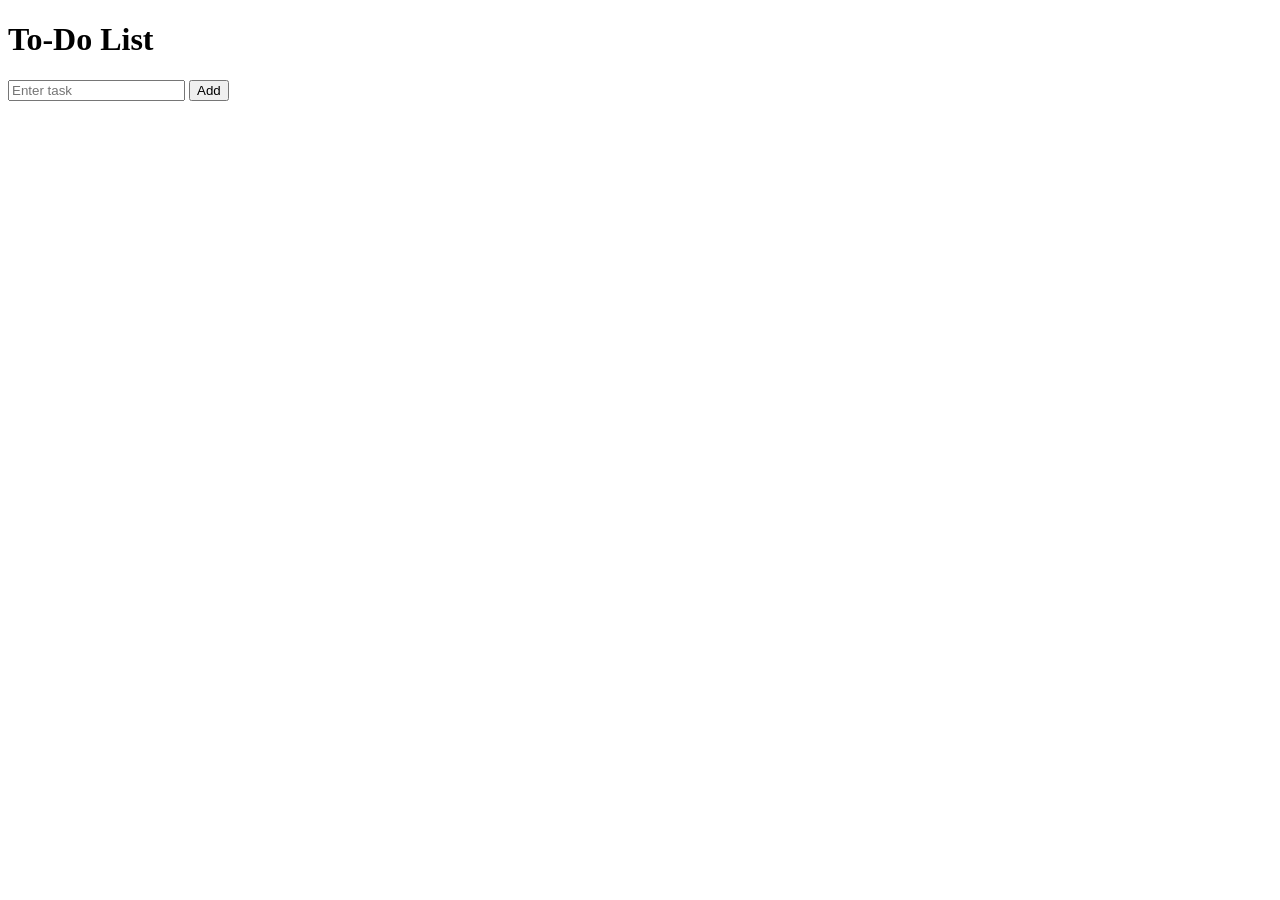
<file: bab9/index.html>
<!DOCTYPE html>
<html>
<head>
    <title>To-Do List</title>
</head>
<body>
    <h1>To-Do List</h1>
    <input type="text" id="taskInput" placeholder="Enter task">
    <button id="addButton">Add</button>
    <ul id="taskList"></ul>

    <script>
        const taskInput = document.getElementById('taskInput');
        const addButton = document.getElementById('addButton');
        const taskList = document.getElementById('taskList');

        async function loadTasks() {
            try {
                const response = await fetch('api.php?action=get');
                const tasks = await response.json();
                taskList.innerHTML = '';
                tasks.forEach(task => {
                    const li = document.createElement('li');
                    li.textContent = task.task;
                    
                    const deleteButton = document.createElement('button');
                    deleteButton.textContent = 'Delete';
                    deleteButton.addEventListener('click', () => deleteTask(task.id));
                    
                    li.appendChild(deleteButton);
                    taskList.appendChild(li);
                });
            } catch (error) {
                console.error('Error loading tasks:', error);
            }
        }

        async function addTask() {
            const task = taskInput.value.trim();
            if (task) {
                try {
                    const response = await fetch('api.php?action=add', {
                        method: 'POST',
                        headers: { 'Content-Type': 'application/x-www-form-urlencoded' },
                        body: `task=${encodeURIComponent(task)}`
                    });
                    
                    const data = await response.json();
                    if (data.success) {
                        taskInput.value = '';
                        loadTasks();
                    } else {
                        console.error('Error adding task:', data.error);
                    }
                } catch (error) {
                    console.error('Error adding task:', error);
                }
            }
        }

        async function deleteTask(id) {
            try {
                const response = await fetch('api.php?action=delete', {
                    method: 'POST',
                    headers: { 'Content-Type': 'application/x-www-form-urlencoded' },
                    body: `id=${id}`
                });
                
                const data = await response.json();
                if (data.success) {
                    loadTasks();
                } else {
                    console.error('Error deleting task:', data.error);
                }
            } catch (error) {
                console.error('Error deleting task:', error);
            }
        }

        addButton.addEventListener('click', addTask);
        loadTasks();
    </script>
</body>
</html>
</file>
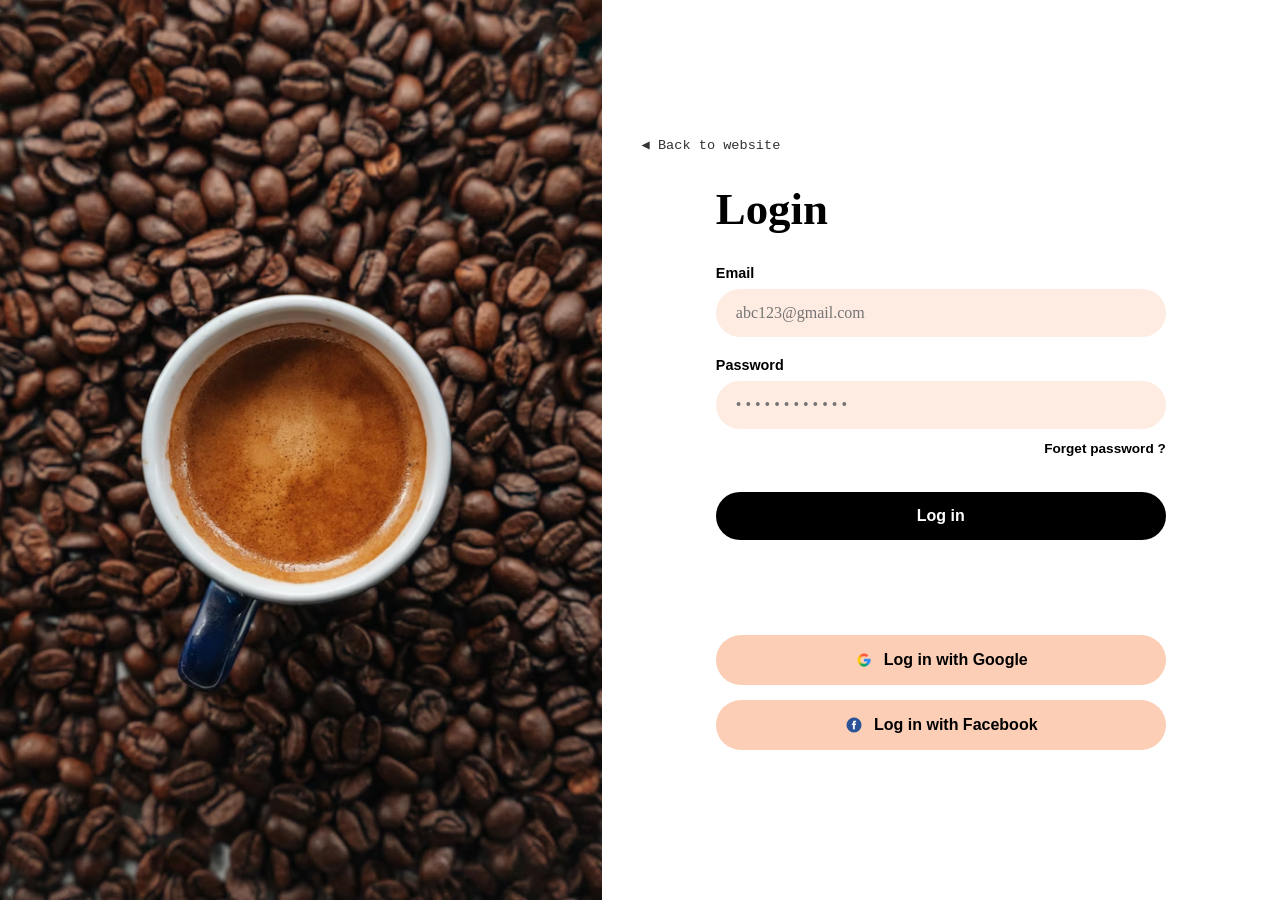
<file: bab3/login.html>
<!DOCTYPE html>
<html lang="en">
<head>
    <meta charset="UTF-8">
    <meta name="viewport" content="width=device-width, initial-scale=1.0">
    <title>Login Page</title>
    <link rel="stylesheet" href="style.css">
</head>
<body>
    <div class="container">
        <div class="image-section"></div>

        <div class="form-section">
            <a href="#" class="back-link">&#9664; Back to website</a>
            
            <h1>Login</h1>
            
            <form action="#">
                <div class="form-group">
                    <label for="email">Email</label>
                    <input type="email" id="email" placeholder="abc123@gmail.com">
                </div>
                
                <div class="form-group">
                    <label for="password">Password</label>
                    <input type="password" id="password" placeholder="• • • • • • • • • • • •">
                </div>

                <div class="forgot-password">
                    <a href="#">Forget password ?</a>
                </div>
                
                <button type="submit" class="btn btn-primary">Log in</button>
            </form>

            <div class="social-login">
                <div class="social-login">
                <button class="btn btn-social">
                    <img src="google.png" alt="Google" class="icon">
                    Log in with Google
                </button>
                <button class="btn btn-social">
                    <img src="facebook.png" alt="Facebook" class="icon">
                    Log in with Facebook
                </button>
            </div>
            </div>
        </div>
    </div>
</body>
</html>
</file>
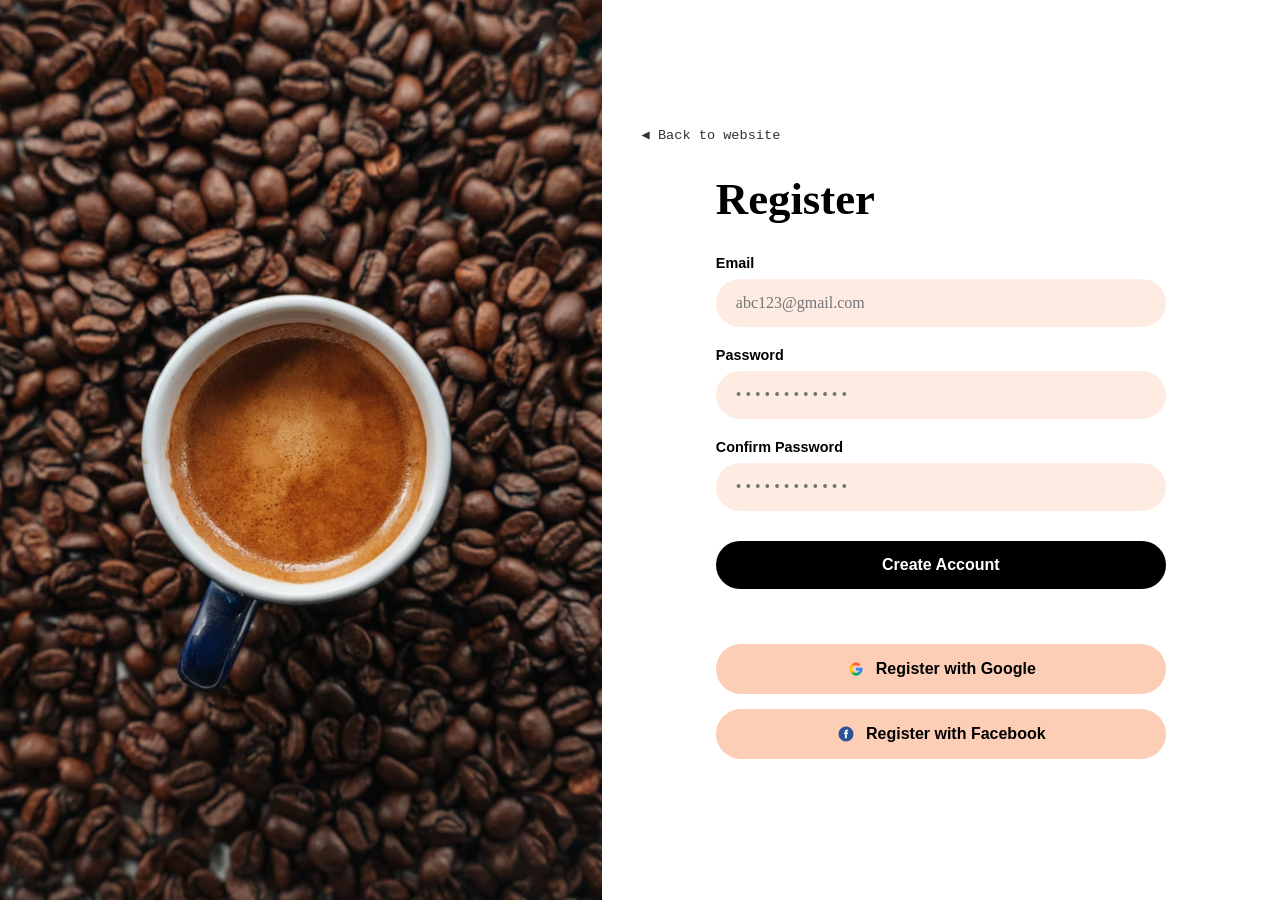
<file: bab3/register.html>
<!DOCTYPE html>
<html lang="en">
<head>
    <meta charset="UTF-8">
    <meta name="viewport" content="width=device-width, initial-scale=1.0">
    <title>Register Page</title>
    <link rel="stylesheet" href="style.css">
</head>
<body>
    <div class="container">
        <div class="image-section"></div>

        <div class="form-section">
            <a href="#" class="back-link">&#9664; Back to website</a>
            
            <h1>Register</h1>
            
            <form action="login.html">
                <div class="form-group">
                    <label for="email">Email</label>
                    <input type="email" id="email" placeholder="abc123@gmail.com">
                </div>
                
                <div class="form-group">
                    <label for="password">Password</label>
                    <input type="password" id="password" placeholder="• • • • • • • • • • • •">
                </div>

                <div class="form-group">
                    <label for="confirm-password">Confirm Password</label>
                    <input type="password" id="confirm-password" placeholder="• • • • • • • • • • • •">
                </div>
                
                <button type="submit" class="btn btn-primary">Create Account</button>
            </form>

            <div class="social-login">
                <button class="btn btn-social">
                    <img src="google.png" alt="Google" class="icon">
                    Register with Google
                </button>
                <button class="btn btn-social">
                    <img src="facebook.png" alt="Facebook" class="icon">
                    Register with Facebook
                </button>
            </div>
        </div>
    </div>
</body>
</html>
</file>
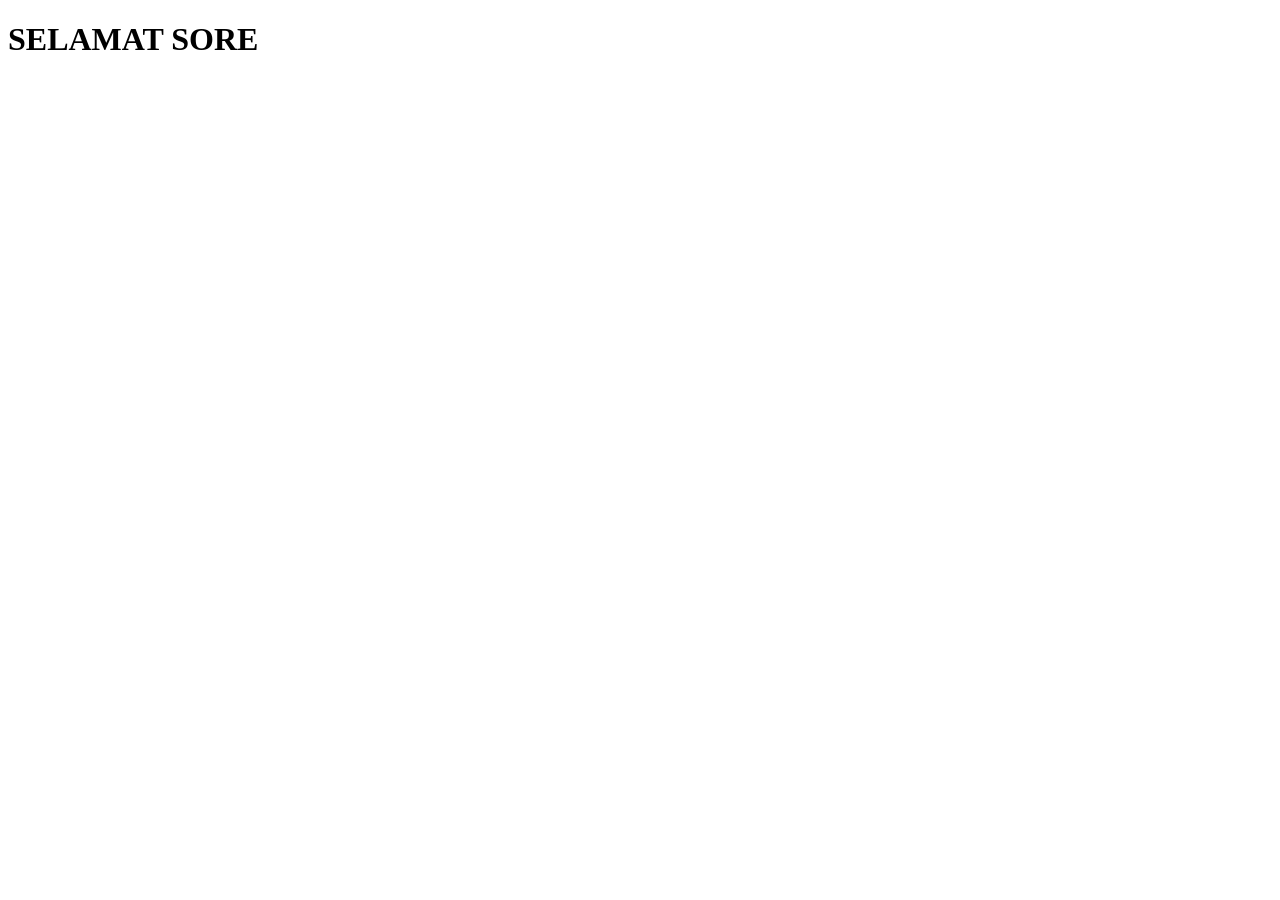
<file: bab8/praktikum-8.html>
<!DOCTYPE html>
<html lang="id">
<head>
    <meta charset="UTF-8">
    <meta name="viewport" content="width=device-width, initial-scale=1.0">
    <title>Praktikum 8 - Mesin Waktu DOM</title>
</head>
<body>
    <h1 id="teksUcapan"></h1>

    <script src="praktikum-8.js"></script>
</body>
</html>
</file>
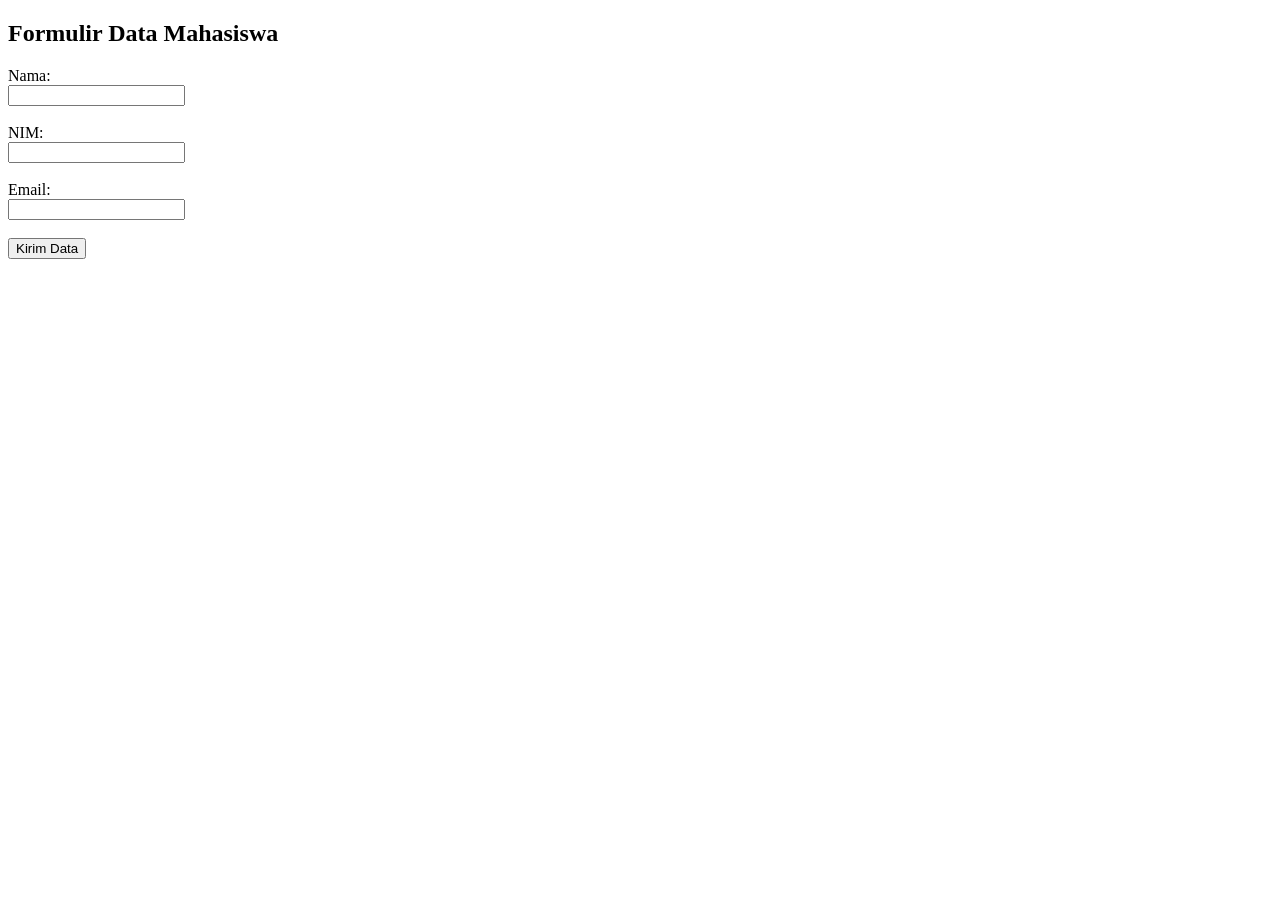
<file: bab5/praktikum-5-2/form.html>
<!DOCTYPE html>
<html lang="id">
<head>
    <meta charset="UTF-8">
    <title>Formulir Mahasiswa</title>
</head>
<body>
    <h2>Formulir Data Mahasiswa</h2>
    <form action="proses.php" method="POST">
        <label for="nama">Nama:</label><br>
        <input type="text" id="nama" name="nama" required><br><br>

        <label for="nim">NIM:</label><br>
        <input type="text" id="nim" name="nim" required><br><br>

        <label for="email">Email:</label><br>
        <input type="email" id="email" name="email" required><br><br>

        <input type="submit" value="Kirim Data">
    </form>
</body>
</html>
</file>
<file: bab3/style.css>
* {
    margin: 0;
    padding: 0;
    box-sizing: border-box;
}

body {
    font-family: Arial, Helvetica, sans-serif;
    color: #000;
}

.container {
    display: flex;
    height: 100vh;
}

.image-section {
    width: 47%;
    background-image: url('kopi.png'); 
    background-size: cover;
    background-position: center;
}

.form-section {
    width: 53%;
    padding: 50px 20px;
    display: flex;
    flex-direction: column;
    justify-content: center;
    align-items: center;
}

.form-section > * {
    width: 100%;
    max-width: 450px;
}

.back-link {
    text-decoration: none;
    color: #333;
    font-family: 'Courier New', Courier, monospace;
    font-size: 0.85rem;
    margin-bottom: 30px;

    align-self: flex-start;
    width: auto;
    max-width: none;
    margin-left: 20px;
}

h1 {
    font-family: 'Times New Roman', Times, serif;
    font-size: 2.8rem;
    margin-bottom: 30px;
}

.form-group {
    margin-bottom: 20px;
}

label {
    display: block;
    font-weight: bold;
    font-size: 0.9rem;
    margin-bottom: 8px;
}

input {
    width: 100%;
    padding: 15px 20px;
    border: none;
    border-radius: 30px;
    background-color: #feebe1;
    font-family: 'Times New Roman', Times, serif;
    font-size: 1rem;
    color: #555;
}

input:focus {
    outline: 2px solid #fbc8a9;
}

.forgot-password {
    text-align: right;
    margin-bottom: 25px;
    margin-top: -10px;
}

.forgot-password a {
    text-decoration: none;
    color: #000;
    font-weight: bold;
    font-size: 0.85rem;
}

.forgot-password a:hover {
    text-decoration: underline;
}

.btn {
    width: 100%;
    padding: 15px;
    border: none;
    border-radius: 30px;
    font-weight: bold;
    font-size: 1rem;
    cursor: pointer;
    margin-bottom: 15px;
    transition: 0.3s;
}

.btn-primary {
    background-color: #000;
    color: #fff;
    margin-top: 10px;
}

.btn-primary:hover {
    background-color: #333;
}

.social-login {
    margin-top: 40px;
}

.btn-social {
    background-color: #fbceb5;
    color: #000;
    display: flex;
    justify-content: center;
    align-items: center;
    gap: 10px;
}

.btn-social:hover {
    background-color: #f7bb9c;
}

.icon {
    width: 20px;
    height: 20px;
}
</file>
